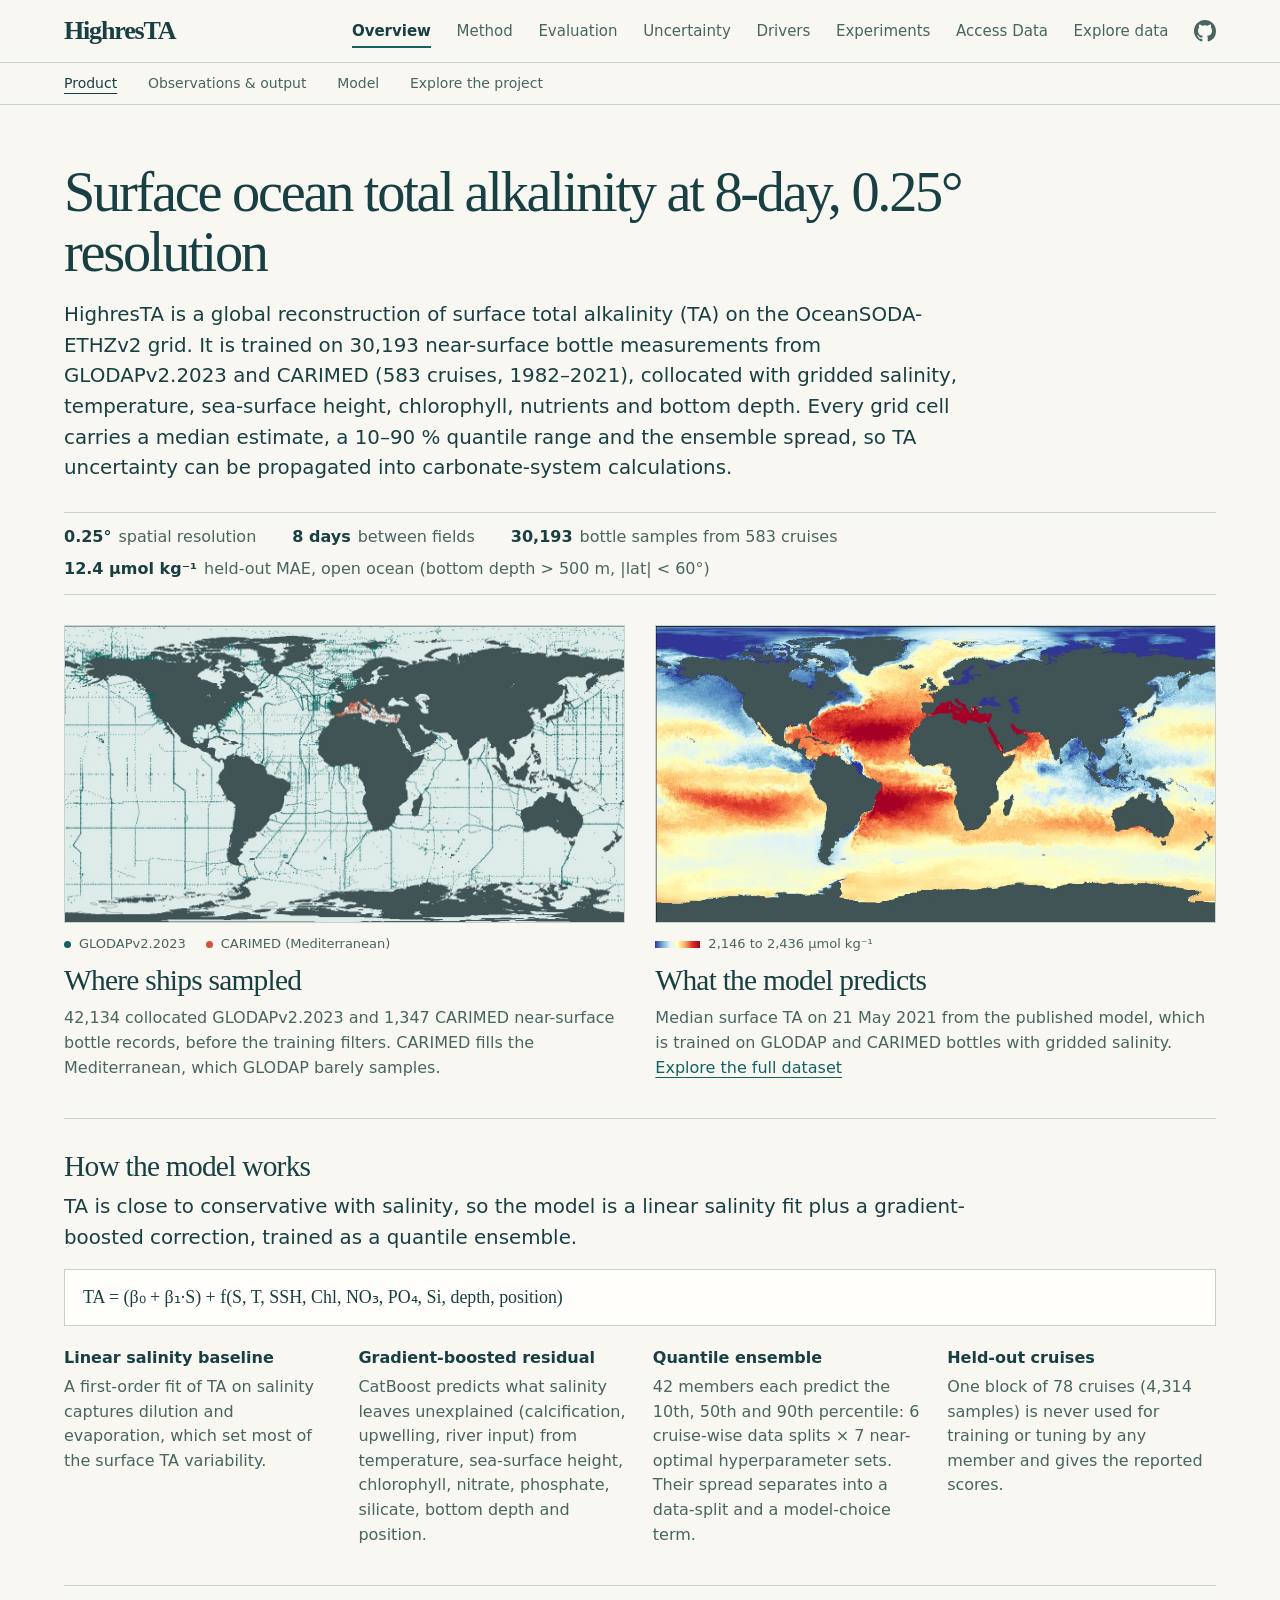
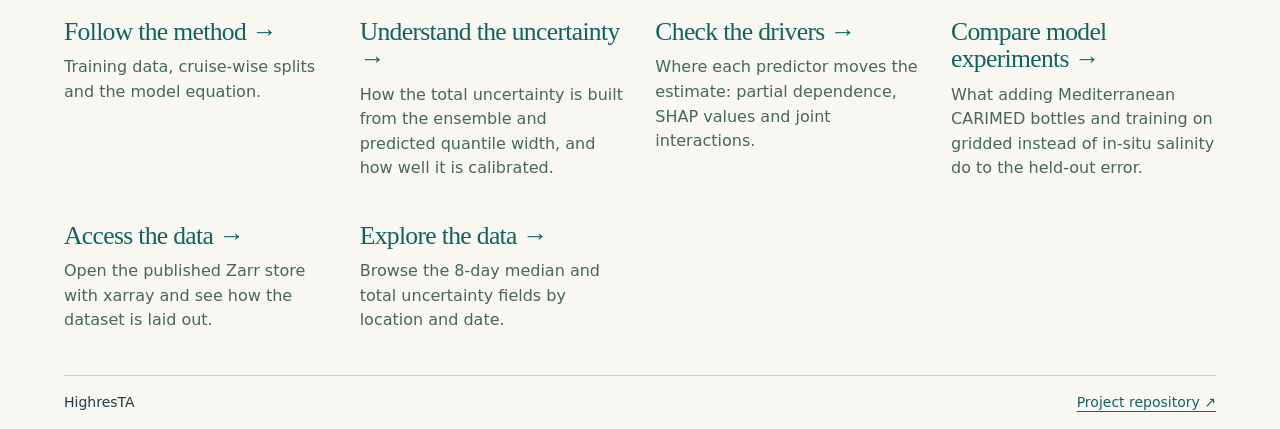
<file: web/index.html>
<!doctype html>
<html lang="en">
<head>
  <meta charset="utf-8">
  <meta name="viewport" content="width=device-width, initial-scale=1">
  <meta name="description" content="">
  <title>HighresTA</title>
  <link rel="stylesheet" href="site.css">
  <link rel="stylesheet" href="overview.css">
  <script>
    // Preserve bookmarks to the methods explorer that previously occupied this page.
    const page = ['#data', '#preprocessing', '#splits', '#model'].includes(location.hash) ? 'method.html'
      : ['#drivers', '#contributions'].includes(location.hash) ? 'diagnostics.html'
      : ['#uncertainty', '#calibration'].includes(location.hash) ? 'uncertainty.html' : null;
    if (page) location.replace(page + location.search + location.hash);
  </script>
</head>
<body>
  <nav class="site-nav"></nav>
  <nav class="section-nav"></nav>
  <main>
    <section id="goal"></section>
    <section id="maps" class="maps"></section>
    <section id="approach" class="model"></section>
    <section id="explore-project" class="routes"></section>
  </main>
  <footer></footer>
  <script src="site.js" defer></script>
</body>
</html>
</file>
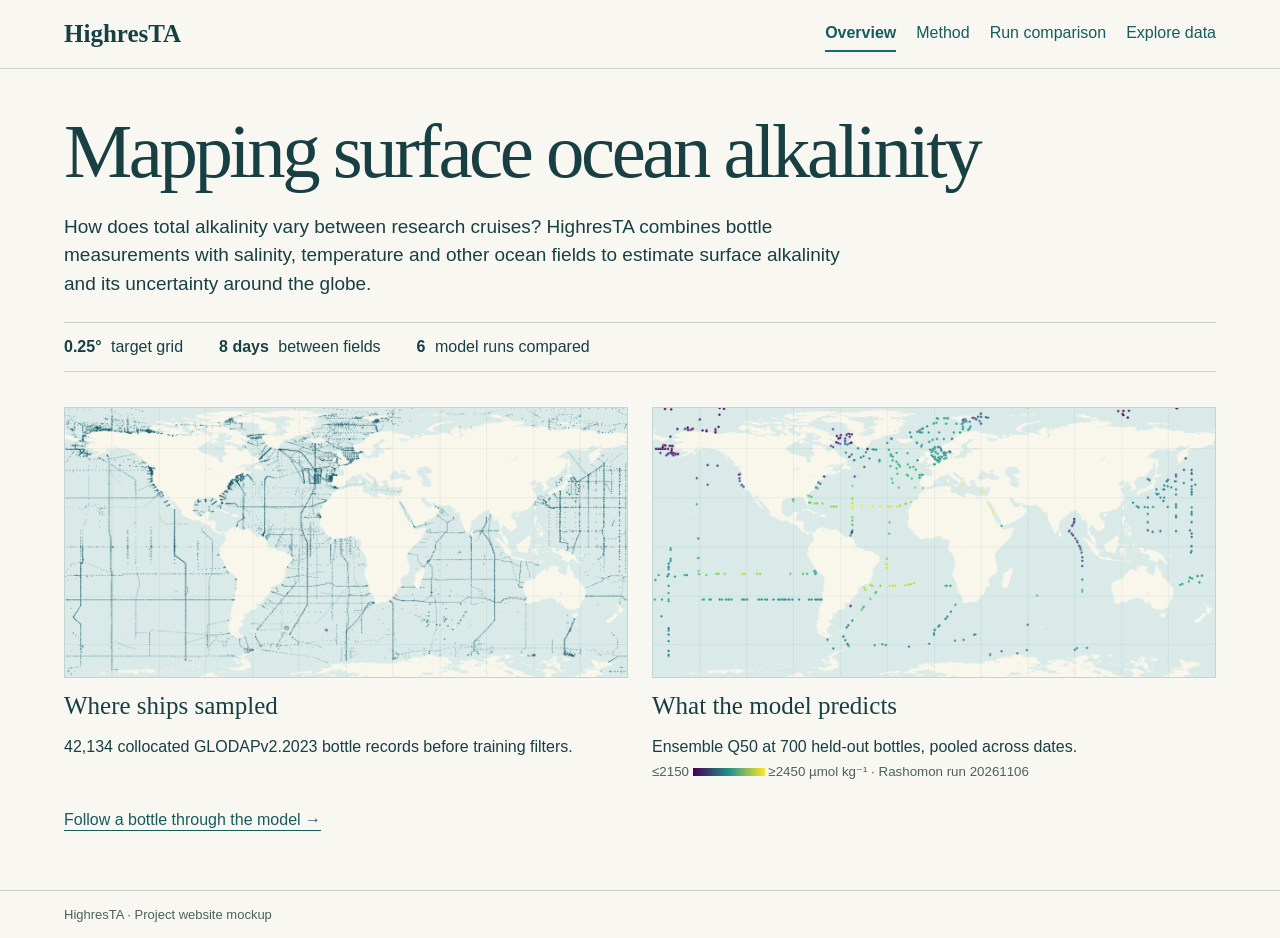
<file: docs/mockup/index.html>
<!doctype html>
<html lang="en"><meta charset="utf-8"><meta name="viewport" content="width=device-width, initial-scale=1">
<title>HighresTA · Surface ocean alkalinity</title>
<style>
*{box-sizing:border-box}body{margin:0;background:#f8f7f2;color:#183f42;font:16px/1.5 "Inter",Arial,sans-serif}header{border-bottom:1px solid #c7d3cd}header,main,footer{padding-inline:max(5vw,calc((100vw - 1220px)/2))}header{display:flex;align-items:center;justify-content:space-between;gap:24px;flex-wrap:wrap;padding-block:16px}header strong{font: bold 25px Georgia}nav{display:flex;gap:20px;flex-wrap:wrap}a{color:#165c5d;text-underline-offset:5px}nav a{text-decoration:none;padding:5px 0}nav a[aria-current]{border-bottom:2px solid #146c69;font-weight:700}main{padding-block:42px}h1,h2,h3{font-family:"Instrument Serif",Georgia,serif;font-weight:500;line-height:1.08;margin:0 0 16px}h1{font-size:clamp(42px,6vw,84px);letter-spacing:-.045em;max-width:950px}h2{font-size:clamp(32px,4vw,56px)}h3{font-size:25px}.lead{font-size:19px;max-width:74ch}.facts{display:flex;gap:36px;flex-wrap:wrap;margin:24px 0 35px;padding-block:12px;border-block:1px solid #c7d3cd}.facts b{margin-right:5px}.pair{display:grid;grid-template-columns:1fr 1fr;gap:24px}figure{margin:0}img{display:block;width:100%;border:1px solid #c1d4cf}figcaption{padding-top:14px}small,footer{color:#49625f}.scale{display:inline-block;width:72px;height:8px;background:linear-gradient(90deg,#440154,#21918c,#fde725)}footer{border-top:1px solid #c7d3cd;padding-block:14px;font-size:13px}fieldset{border:1px solid #baccc4;padding:20px;margin:24px 0}button,select{font:inherit;color:inherit;padding:5px 9px}output{display:block;margin-block:14px;font:24px Georgia}.explore{display:grid;grid-template-columns:210px 1fr;gap:24px}iframe{width:100%;height:68vh;background:white;border:1px solid #c1d4cf}.linkrow{margin-top:25px}[hidden]{display:none!important}@media(max-width:750px){.pair,.explore{grid-template-columns:1fr}main{padding-block:28px}.facts,nav{gap:14px}header{gap:8px}}
</style>
<header><strong>HighresTA</strong><nav aria-label="Project pages"><a href="#overview">Overview</a><a href="#method">Method</a><a href="#comparison">Run comparison</a><a href="#data">Explore data</a></nav></header>
<main>
<section id="overview"><h1>Mapping surface ocean alkalinity</h1>
<p class="lead">How does total alkalinity vary between research cruises? HighresTA combines bottle measurements with salinity, temperature and other ocean fields to estimate surface alkalinity and its uncertainty around the globe.</p>
<div class="facts"><span><b>0.25°</b> target grid</span><span><b>8 days</b> between fields</span><span><b>6</b> model runs compared</span></div>
<div class="pair"><figure><img src="observations.png" alt="Global map of GLODAP bottle locations tracing cruise tracks across ocean basins"><figcaption><h3>Where ships sampled</h3>42,134 collocated GLODAPv2.2023 bottle records before training filters.</figcaption></figure>
<figure><img src="predictions.png" alt="Global map of ensemble median estimates at 700 held-out sample locations"><figcaption><h3>What the model predicts</h3>Ensemble Q50 at 700 held-out bottles, pooled across dates.<br><small>≤2150 <i class="scale"></i> ≥2450 µmol kg⁻¹ · Rashomon run 20261106</small></figcaption></figure></div>
<p class="linkrow"><a href="#method">Follow a bottle through the model →</a></p></section>
<section id="method" hidden><h2>From salinity to a prediction</h2><p class="lead">A linear fit to salinity provides a baseline. CatBoost learns the remaining differences from measured alkalinity and estimates three quantiles. This run averages each quantile across 42 models.</p>
<fieldset><legend>Inspect a held-out bottle</legend><label>Bottle <select id="bottle"></select></label><output id="result" aria-live="polite"></output><small id="detail"></small></fieldset>
<p>Entire cruises stay together when observations are split. Six validation splits each contribute seven near-optimal models, with a separate block reserved for testing.</p><a href="../../web/method.html">Open the full interactive method →</a> <small>(served site)</small></section>
<section id="comparison" hidden><h2>How the variants perform</h2><p class="lead">Start with identical held-out rows. Across the runs, replacing in-situ salinity with gridded salinity roughly doubles RMSE. The coastal and offshore breakdown shows where that penalty is largest.</p><p><a href="../reports/run_comparison.html#heldout">Open full-width comparison →</a></p><iframe title="Existing interactive run comparison" loading="lazy" src="../reports/run_comparison.html#heldout"></iframe></section>
<section id="data" hidden><h2>Explore the reconstruction</h2><p class="lead">Viewer layout preview. The map shows saved bottle predictions. The published grid will support date selection, pan and zoom, and a value readout.</p>
<div class="explore"><div><h3>Map layers</h3><label>Preview layer<br><select id="layer"><option value="predictions">Predicted alkalinity</option><option value="observations">GLODAP locations</option></select></label></div><figure><img id="map" src="predictions.png" alt="Selected global map layer"><figcaption id="legend">Q50 · ≤2150 <i class="scale"></i> ≥2450 µmol kg⁻¹</figcaption></figure></div></section>
</main><footer>HighresTA · Project website mockup</footer>
<script>
const samples = [{"date": "1982-06-27", "lat": 24.7, "lon": 36.37, "cruise": "35MF19820626", "observed": 2456.0, "q": [2463.9, 2482.8, 2500.2]}, {"date": "2000-09-30", "lat": 76.67, "lon": 22.8, "cruise": "58AA20000923", "observed": 2256.0, "q": [2253.8, 2267.2, 2286.9]}, {"date": "2004-05-28", "lat": 72.25, "lon": -159.22, "cruise": "32H120040515", "observed": 2212.8, "q": [2166.0, 2202.7, 2261.8]}, {"date": "2009-03-30", "lat": -24.0, "lon": -24.88, "cruise": "740H20090307", "observed": 2429.2, "q": [2422.8, 2426.9, 2430.5]}, {"date": "2013-01-23", "lat": -63.51, "lon": 59.45, "cruise": "49NZ20130106", "observed": 2287.9, "q": [2283.8, 2287.5, 2291.3]}];
const bottle=document.querySelector('#bottle');
samples.forEach((s,i)=>bottle.add(new Option(s.date+' · '+s.lat+'°, '+s.lon+'°',i)));
function inspectBottle(){
 const s=samples[bottle.selectedIndex];
 document.querySelector('#result').textContent='Measured '+s.observed+'  ·  Predicted '+s.q[1]+' µmol kg⁻¹';
 document.querySelector('#detail').textContent='Q10–Q90 interval '+s.q[0]+'–'+s.q[2]+' µmol kg⁻¹ · Cruise '+s.cruise+' · Rashomon run 20261106';
}
bottle.onchange=inspectBottle;inspectBottle();
document.querySelector('#layer').onchange=e=>{
 const predicted=e.target.value==='predictions';
 document.querySelector('#map').src=e.target.value+'.png';
 document.querySelector('#legend').innerHTML=predicted?'Q50 · ≤2150 <i class="scale"></i> ≥2450 µmol kg⁻¹':'Collocated GLODAPv2.2023 bottle locations';
};
function navigate(){
 const ids=['overview','method','comparison','data'];
 const page=ids.includes(location.hash.slice(1))?location.hash.slice(1):'overview';
 ids.forEach(id=>document.getElementById(id).hidden=id!==page);
 document.querySelectorAll('nav a').forEach(a=>{if(a.hash==='#'+page)a.setAttribute('aria-current','page');else a.removeAttribute('aria-current')});
 window.scrollTo(0,0);
}
window.addEventListener('hashchange',navigate);navigate();
</script></html>
</file>
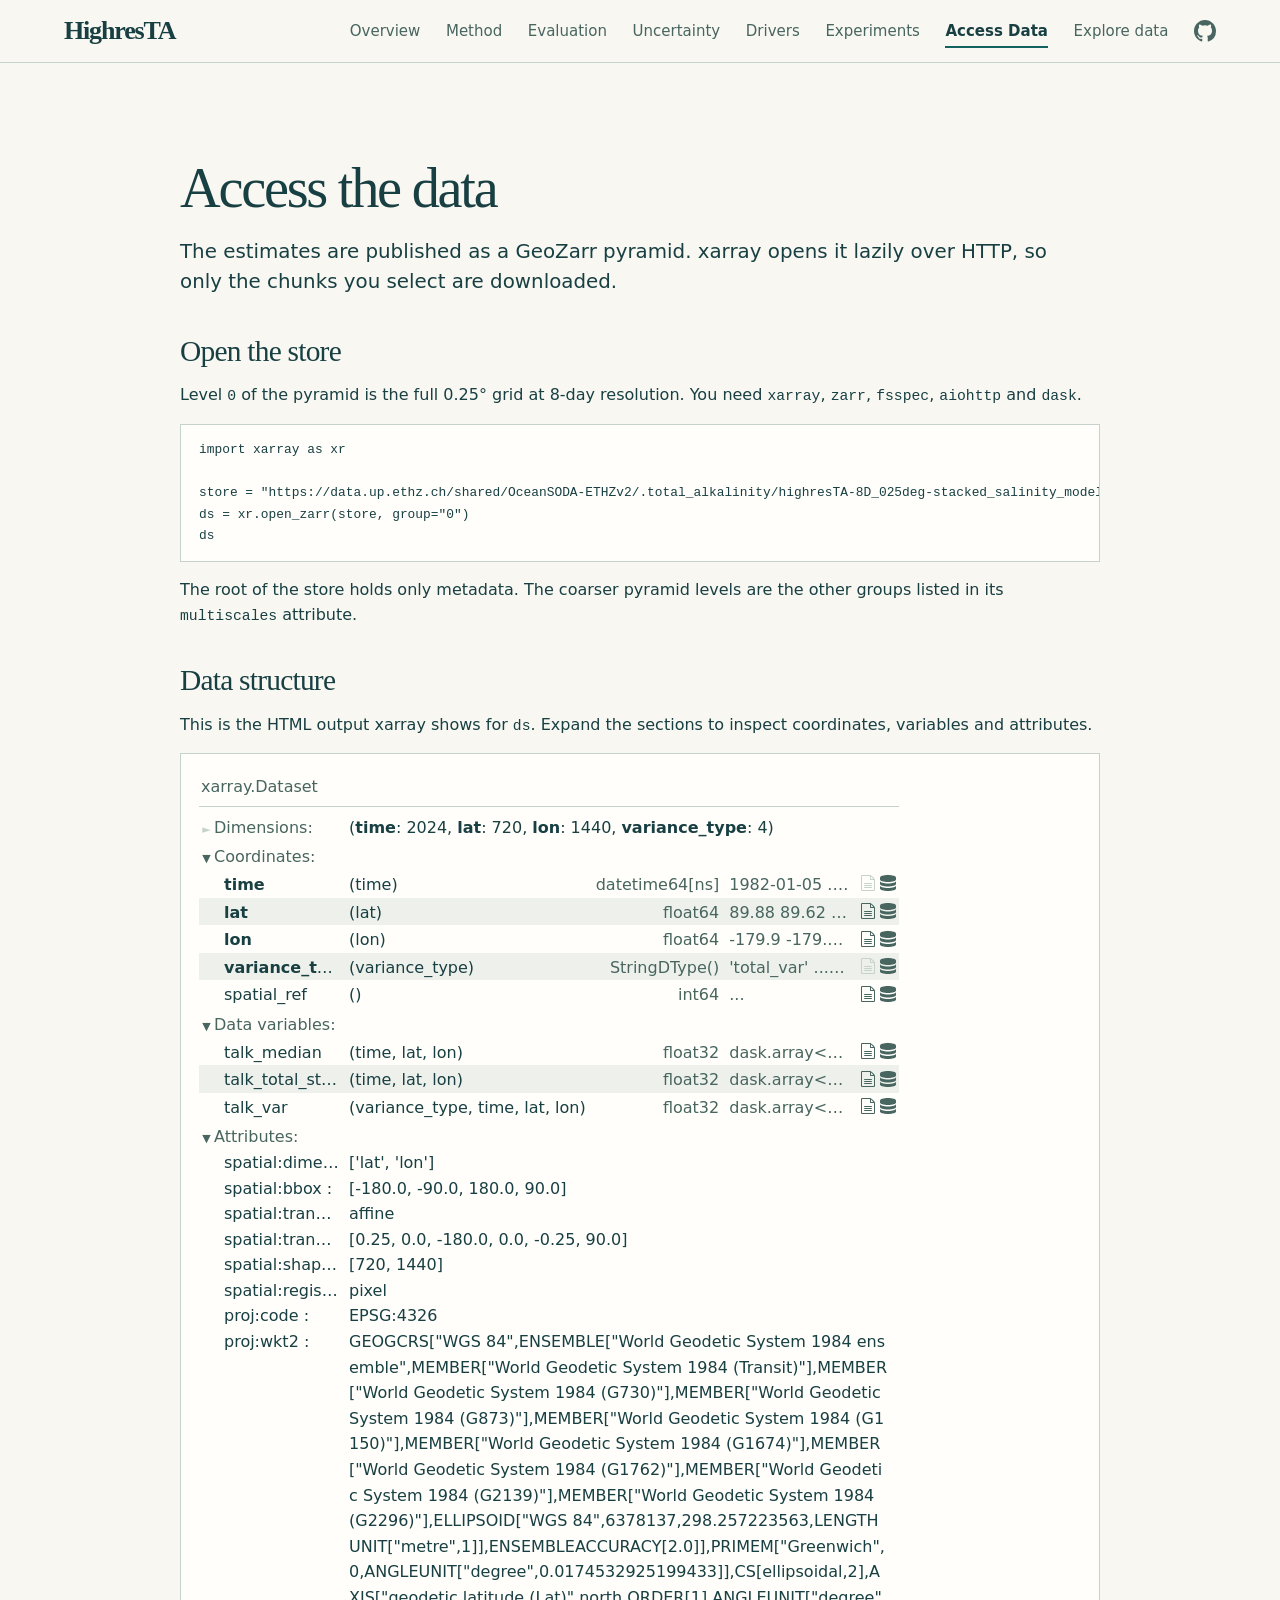
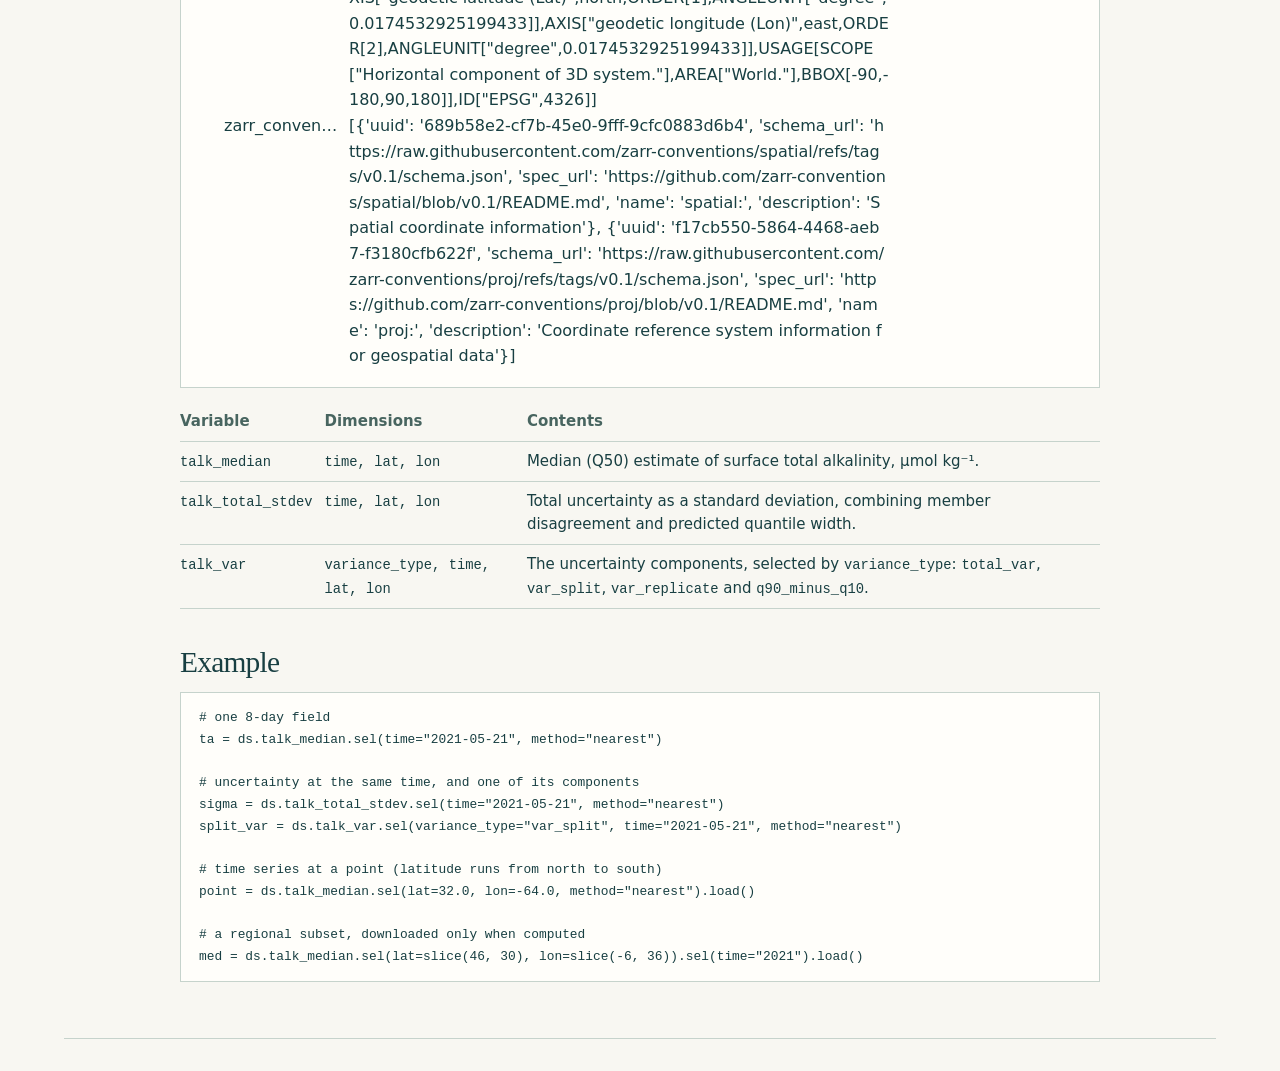
<file: web/access.html>
<!doctype html>
<html lang="en">
<head>
  <meta charset="utf-8">
  <meta name="viewport" content="width=device-width, initial-scale=1">
  <meta name="description" content="Open the HighresTA total alkalinity estimates with xarray and inspect the dataset layout.">
  <title>Access Data · HighresTA</title>
  <link rel="stylesheet" href="site.css">
  <link rel="stylesheet" href="overview.css">
  <style>
    main { max-width: 920px; }
    main > section { margin-top: 38px; }
    pre { margin: 14px 0; padding: 14px 18px; overflow-x: auto; background: var(--site-surface); border: 1px solid var(--site-line); font: 14px/1.55 ui-monospace, "SFMono-Regular", Menlo, monospace; }
    code { font-family: ui-monospace, "SFMono-Regular", Menlo, monospace; font-size: .92em; }
    .dataset { margin-top: 14px; padding: 14px 18px; overflow-x: auto; background: var(--site-surface); border: 1px solid var(--site-line);
      --xr-font-color0: var(--site-ink); --xr-font-color2: var(--site-muted); --xr-font-color3: var(--site-muted);
      --xr-border-color: var(--site-line); --xr-disabled-color: var(--site-line);
      --xr-background-color: var(--site-surface); --xr-background-color-row-even: var(--site-surface-alt); --xr-background-color-row-odd: var(--site-surface); }
    table.vars { border-collapse: collapse; width: 100%; margin-top: 14px; font-size: 15px; }
    table.vars th, table.vars td { text-align: left; vertical-align: top; padding: 8px 12px 8px 0; border-bottom: 1px solid var(--site-line); }
    table.vars th { color: var(--site-muted); font-weight: 600; }
  </style>
</head>
<body>
  <nav class="site-nav"></nav>
  <main>
    <section>
      <h1>Access the data</h1>
      <p class="lead">The estimates are published as a GeoZarr pyramid. xarray opens it lazily over HTTP, so only the chunks you select are downloaded.</p>
    </section>

    <section>
      <h2>Open the store</h2>
      <p>Level <code>0</code> of the pyramid is the full 0.25° grid at 8-day resolution. You need <code>xarray</code>, <code>zarr</code>, <code>fsspec</code>, <code>aiohttp</code> and <code>dask</code>.</p>
<pre><code>import xarray as xr

store = "https://data.up.ethz.ch/shared/OceanSODA-ETHZv2/.total_alkalinity/highresTA-8D_025deg-stacked_salinity_model-20261109.zarr/"
ds = xr.open_zarr(store, group="0")
ds</code></pre>
      <p>The root of the store holds only metadata. The coarser pyramid levels are the other groups listed in its <code>multiscales</code> attribute.</p>
    </section>

    <section>
      <h2>Data structure</h2>
      <p>This is the HTML output xarray shows for <code>ds</code>. Expand the sections to inspect coordinates, variables and attributes.</p>
      <div class="dataset" id="dataset"><p>Loading the dataset summary…</p></div>
      <table class="vars">
        <thead><tr><th>Variable</th><th>Dimensions</th><th>Contents</th></tr></thead>
        <tbody>
          <tr><td><code>talk_median</code></td><td><code>time, lat, lon</code></td><td>Median (Q50) estimate of surface total alkalinity, µmol kg⁻¹.</td></tr>
          <tr><td><code>talk_total_stdev</code></td><td><code>time, lat, lon</code></td><td>Total uncertainty as a standard deviation, combining member disagreement and predicted quantile width.</td></tr>
          <tr><td><code>talk_var</code></td><td><code>variance_type, time, lat, lon</code></td><td>The uncertainty components, selected by <code>variance_type</code>: <code>total_var</code>, <code>var_split</code>, <code>var_replicate</code> and <code>q90_minus_q10</code>.</td></tr>
        </tbody>
      </table>
    </section>

    <section>
      <h2>Example</h2>
<pre><code># one 8-day field
ta = ds.talk_median.sel(time="2021-05-21", method="nearest")

# uncertainty at the same time, and one of its components
sigma = ds.talk_total_stdev.sel(time="2021-05-21", method="nearest")
split_var = ds.talk_var.sel(variance_type="var_split", time="2021-05-21", method="nearest")

# time series at a point (latitude runs from north to south)
point = ds.talk_median.sel(lat=32.0, lon=-64.0, method="nearest").load()

# a regional subset, downloaded only when computed
med = ds.talk_median.sel(lat=slice(46, 30), lon=slice(-6, 36)).sel(time="2021").load()</code></pre>
    </section>
  </main>
  <footer></footer>
  <script src="site.js" defer></script>
  <script>
    // The summary is the saved output of ds._repr_html_(); regenerate it when the store changes (web/README.md).
    fetch('access-repr.html').then(r => { if (!r.ok) throw new Error(r.status); return r.text(); })
      .then(html => { document.getElementById('dataset').innerHTML = html; })
      .catch(() => { document.getElementById('dataset').textContent = 'The dataset summary could not be loaded.'; });
  </script>
</body>
</html>
</file>
<file: web/site.css>
:root {
  --site-paper: #f8f7f2;
  --site-ink: #183f42;
  --site-muted: #486560;
  --site-line: #c6d3cc;
  --site-teal: #12635f;
  --map-land: #3f5457;
  --map-ocean: #dcebe9;
  --site-surface: #fffefa;
  --site-surface-alt: #eef1eb;
  --site-tint: #eaf0eb;
  --site-hover: #edf2eb;
  --site-display: Georgia, "Times New Roman", serif;
  --site-body: Inter, system-ui, sans-serif;
  --site-width: 1220px;
  --site-edge: max(5vw, calc((100vw - var(--site-width)) / 2));
}
nav.site-nav {
  box-sizing: border-box;
  display: flex;
  flex-wrap: wrap;
  justify-content: space-between;
  align-items: center;
  gap: 8px 28px;
  padding: 13px var(--site-edge);
  background: var(--site-paper);
  border-bottom: 1px solid var(--site-line);
  color: var(--site-ink);
  font: 500 15px/1.5 var(--site-body);
}
.site-nav .site-brand {
  color: var(--site-ink);
  font: bold 26px/1.4 var(--site-display);
  letter-spacing: -.045em;
  text-decoration: none;
}
.site-links { display: flex; align-items: center; flex-wrap: wrap; gap: 3px clamp(12px, 2vw, 28px); }
.site-links a {
  padding: 6px 0 4px;
  color: var(--site-muted);
  text-decoration: none;
  border-bottom: 2px solid transparent;
}
.site-links a.site-repo { display: inline-flex; align-items: center; padding: 4px 0; border-bottom: 0; }
.site-links a:hover, .site-links a:focus-visible { color: var(--site-teal); text-decoration: underline; text-underline-offset: 4px; }
.site-links a[aria-current="page"] { color: var(--site-ink); border-color: var(--site-teal); font-weight: 700; }
@media (max-width: 550px) {
  nav.site-nav { padding-block: 10px; }
  .site-links { width: 100%; }
  .site-links a { font-size: 14px; }
}
.section-nav {
  display: flex;
  gap: clamp(16px, 2.4vw, 32px);
  padding: 10px var(--site-edge);
  color: var(--site-muted);
  border-bottom: 1px solid var(--site-line);
  background: var(--site-paper);
  font: 500 14px/1.5 var(--site-body);
  overflow-x: auto;
}
.section-nav a { color: inherit; white-space: nowrap; text-decoration: none; }
.section-nav a:hover, .section-nav a:focus-visible { text-decoration: underline; text-underline-offset: 4px; }

@media (prefers-color-scheme: dark) {
  :root:not([data-theme="light"]) {
    --site-paper: #111c1b;
    --site-surface: #1a2927;
    --site-surface-alt: #223431;
    --site-tint: #20312e;
    --site-hover: #2a403b;
    --site-ink: #e5efea;
    --site-muted: #aec5ba;
    --site-line: #3a524b;
    --site-teal: #83d4c2;
    color-scheme: dark;
  }
}
</file>
<file: web/overview.css>
* { box-sizing: border-box; }
body { margin: 0; color: var(--site-ink); background: var(--site-paper); font: 16px/1.54 var(--site-body); }
main, footer { width: min(90%, var(--site-width)); margin: auto; }
main { padding: clamp(32px, 4.5vw, 68px) 0 42px; }
h1, h2 { font-family: var(--site-display); font-weight: 500; line-height: 1.06; }
h1 { max-width: 1000px; margin: 0; font-size: clamp(34px, 4.4vw, 60px); letter-spacing: -.04em; }
h2 { margin: 10px 0; font-size: clamp(26px, 2.3vw, 36px); letter-spacing: -.026em; }
a { color: var(--site-teal); text-underline-offset: 4px; }
.lead { max-width: 72ch; font-size: clamp(17px, 1.55vw, 21px); margin: 18px 0 28px; }
.facts { margin: 0 0 30px; padding: 12px 0; display: flex; flex-wrap: wrap; gap: 8px 36px; border-block: 1px solid var(--site-line); }
.facts div { display: flex; align-items: baseline; gap: 7px; }
.facts dt { font-weight: 750; }
.facts dd { margin: 0; color: var(--site-muted); }
.maps, .routes { display: grid; gap: clamp(18px, 2.4vw, 34px); }
.maps { grid-template-columns: repeat(2, minmax(0, 1fr)); }
figure { margin: 0; }
.atlas { width: 100%; height: auto; aspect-ratio: 1.88; object-fit: fill; border: 1px solid var(--site-line); display: block; }
.map-meta { margin: 11px 0; display: flex; align-items: center; gap: 8px; color: var(--site-muted); font-size: 13px; }
.point { height: 7px; width: 7px; border-radius: 50%; background: var(--site-teal); }
.point.carimed { background: #c8553d; }
.map-meta span:not(:first-child) { margin-left: 12px; }
.gradient { width: 45px; height: 7px; background: linear-gradient(90deg,#313695,#74add1,#e0f3f8,#ffffbf,#fdae61,#d73027,#a50026); }
figcaption p:last-child, article p { margin: 0; color: var(--site-muted); }
.routes { margin-top: 38px; padding-top: 22px; border-top: 1px solid var(--site-line); grid-template-columns: repeat(auto-fit, minmax(230px, 1fr)); }
.routes h2 { font-size: clamp(24px, 2vw, 30px); }
.routes a { text-decoration: none; }
.routes a:hover { text-decoration: underline; }
.model { margin-top: 38px; padding-top: 22px; border-top: 1px solid var(--site-line); }
.model .lead { margin: 8px 0 16px; }
.equation { margin: 0 0 20px; padding: 14px 18px; background: var(--site-surface); border: 1px solid var(--site-line); font: 500 clamp(15px, 1.4vw, 19px)/1.5 var(--site-display); overflow-x: auto; white-space: nowrap; }
.model-parts { display: grid; grid-template-columns: repeat(4, 1fr); gap: clamp(16px, 2vw, 28px); margin-bottom: 16px; }
.model-parts h3 { margin: 0 0 4px; font-size: 16px; }
footer { border-top: 1px solid var(--site-line); display: flex; justify-content: space-between; padding-block: 16px; font-size: 14px; }
@media (max-width: 700px) {
  .maps, .routes, .model-parts { grid-template-columns: 1fr; gap: 26px; }
  .facts { gap: 5px 15px; }
}
.section-nav { position: sticky; top: 0; z-index: 2; }
.section-nav a[aria-current] { color: var(--site-ink); text-decoration: underline; text-underline-offset: 5px; }
main > section { scroll-margin-top: 54px; }
</file>
